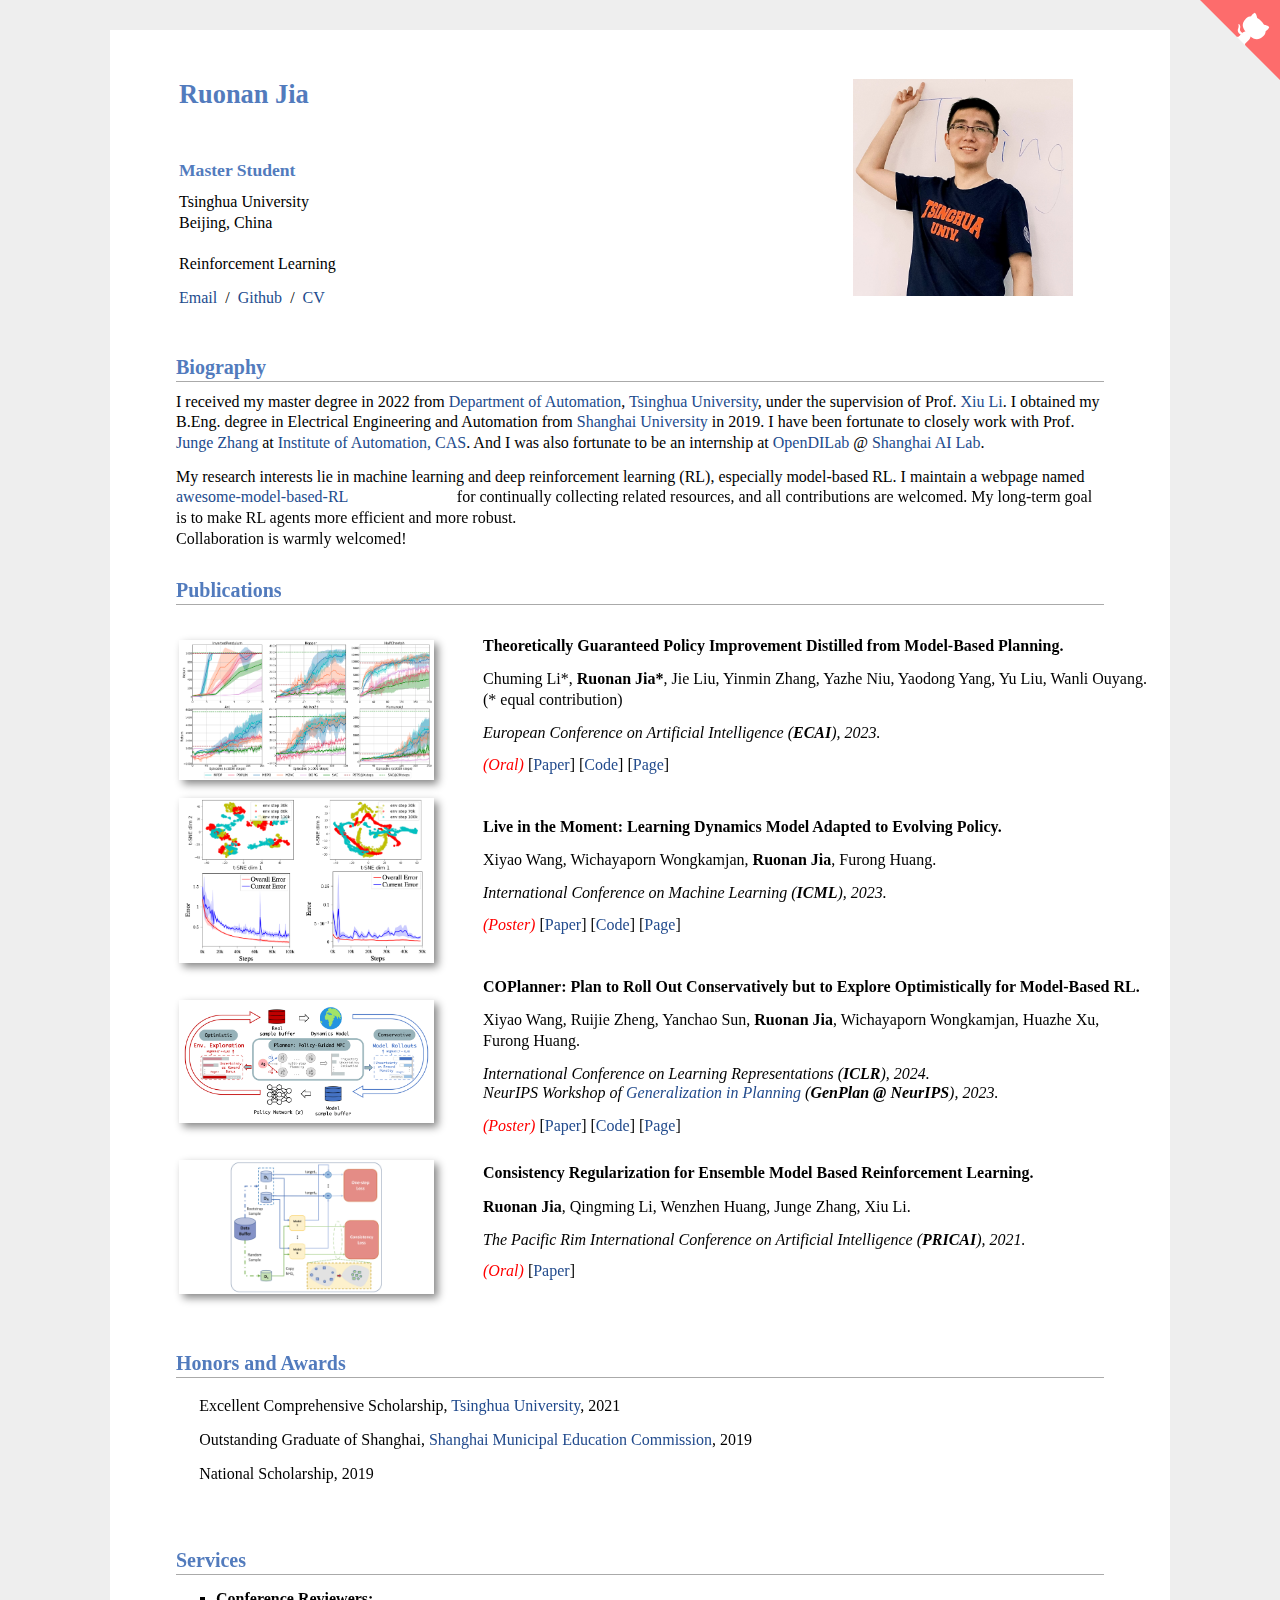
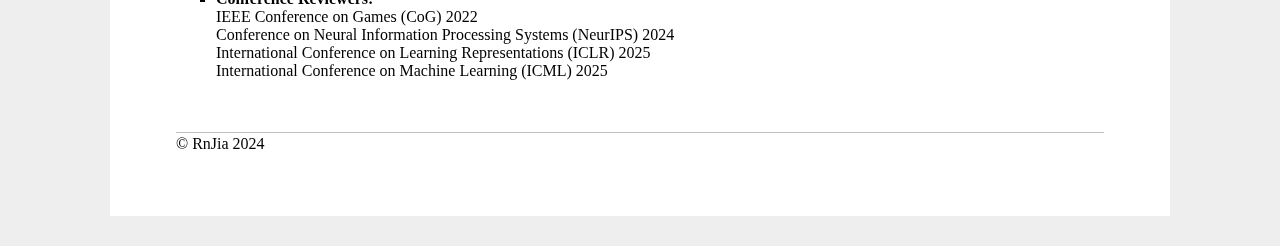
<file: index.html>
<!DOCTYPE html PUBLIC "-//W3C//DTD XHTML 1.1//EN"
  "http://www.w3.org/TR/xhtml11/DTD/xhtml11.dtd">
<html xmlns="http://www.w3.org/1999/xhtml" xml:lang="en">
<head>
<link rel="shortcut icon" href="myIcon.ico">
<meta http-equiv="Content-Type" content="text/html;charset=utf-8" />

<!-- <meta name="keywords" content="Ruonan Jia, THU, Tsinghua University">  -->
<meta name="description" content="RnJia">
<meta name="google-site-verification" content="yy_3iiS_X6pJdegdwitJMrH0LRLHXwpjrV9RKLXxKjg" />
<meta name="google-site-verification" content="yy_3iiS_X6pJdegdwitJMrH0LRLHXwpjrV9RKLXxKjg" />
<link rel="stylesheet" href="jemdoc.css" type="text/css">
<title>RnJia@THU</title>
</head>

<body>
<div id="layout-content" style="margin-top:25px">
 <a href="https://github.com/jiaruonan" class="github-corner"><svg width="80" height="80" viewBox="0 0 250 250" style="fill:#FD6C6C; color:#fff; position: absolute; top: 0; border: 0; right: 0;"><path d="M0,0 L115,115 L130,115 L142,142 L250,250 L250,0 Z"></path><path d="M128.3,109.0 C113.8,99.7 119.0,89.6 119.0,89.6 C122.0,82.7 120.5,78.6 120.5,78.6 C119.2,72.0 123.4,76.3 123.4,76.3 C127.3,80.9 125.5,87.3 125.5,87.3 C122.9,97.6 130.6,101.9 134.4,103.2" fill="currentColor" style="transform-origin: 130px 106px;" class="octo-arm"></path><path d="M115.0,115.0 C114.9,115.1 118.7,116.5 119.8,115.4 L133.7,101.6 C136.9,99.2 139.9,98.4 142.2,98.6 C133.8,88.0 127.5,74.4 143.8,58.0 C148.5,53.4 154.0,51.2 159.7,51.0 C160.3,49.4 163.2,43.6 171.4,40.1 C171.4,40.1 176.1,42.5 178.8,56.2 C183.1,58.6 187.2,61.8 190.9,65.4 C194.5,69.0 197.7,73.2 200.1,77.6 C213.8,80.2 216.3,84.9 216.3,84.9 C212.7,93.1 206.9,96.0 205.4,96.6 C205.1,102.4 203.0,107.8 198.3,112.5 C181.9,128.9 168.3,122.5 157.7,114.1 C157.9,116.9 156.7,120.9 152.7,124.9 L141.0,136.5 C139.8,137.7 141.6,141.9 141.8,141.8 Z" fill="currentColor" class="octo-body"></path></svg></a><style>.github-corner:hover .octo-arm{animation:octocat-wave 560ms ease-in-out}@keyframes octocat-wave{0%,100%{transform:rotate(0)}20%,60%{transform:rotate(-25deg)}40%,80%{transform:rotate(10deg)}}@media (max-width:500px){.github-corner:hover .octo-arm{animation:none}.github-corner .octo-arm{animation:octocat-wave 560ms ease-in-out}}</style>

<table>
	<tbody>
		<tr>
			<td width="670">
				<div id="toptitle">					
					<h1>Ruonan Jia </h1><h1>
				</h1></div>

				<h3>Master Student</h3>
				<p>
					Tsinghua University<br>
					Beijing, China<br>
					<br>
					Reinforcement Learning<br>
				</p>
				<p> <a href="mailto:jiaruonan.2019@tsinghua.org.cn">Email</a> &nbsp/&nbsp
                    <a href="https://github.com/jiaruonan">Github</a> &nbsp/&nbsp
                    <a href="./assets/files/CV_JiaRuonan.pdf">CV</a>
                    <!-- <a href="https://scholar.google.com/citations?user=???=en">Google Scholar</a> -->
				</p>
			</td>
			<td>
				<img src="assets/profile/jiaruonan.jpeg" border="0" width="220"><br>
				<p style="text-align:center; font-size: smaller;">
				</p>
			</td>
		</tr><tr>
	</tr></tbody>
</table>


<!-- About me -->
<h2>Biography</h2>
<p>I received my master degree in 2022 from <a
    href="https://www.au.tsinghua.edu.cn/">Department of Automation</a>, <a
    href="https://www.tsinghua.edu.cn/">Tsinghua University</a>, under the supervision of Prof. <a
    href="https://scholar.google.com/citations?user=Xrh1OIUAAAAJ&hl=zh-CN">Xiu Li</a>.
    I obtained my B.Eng. degree in Electrical Engineering and Automation from <a
    href="https://en.shu.edu.cn/">Shanghai University</a> in 2019.
  <!-- </p>
    
  <p> -->
    I have been fortunate to closely work with Prof. <a 
    href="https://scholar.google.com/citations?user=gbStvusAAAAJ&hl=en">Junge Zhang</a> at <a 
    href="http://english.ia.cas.cn/">Institute of Automation, CAS</a>.
    <!-- and <a href="https://scholar.google.com/citations?user=puVqfbwAAAAJ&hl=en">Xiyao Wang</a> at <a 
    href="https://www.umd.edu/">University of Maryland, College Park</a>.  -->
    And I was also fortunate to be an internship at <a 
    href="https://github.com/opendilab">OpenDILab</a> @ <a 
    href="https://www.shlab.org.cn/">Shanghai AI Lab</a>.
  </p>

  <p>My research interests lie in machine learning and deep reinforcement learning (RL), especially model-based RL. I maintain a webpage named <a href="https://github.com/opendilab/awesome-model-based-RL">awesome-model-based-RL</a> <iframe
      style="margin-left:3px; margin-bottom:-5px;"
      frameborder="0" scrolling="0" width="98px" height="20px"
      src="https://ghbtns.com/github-btn.html?user=opendilab&repo=awesome-model-based-RL&type=star&count=true" >
    </iframe> for continually collecting related resources, and all contributions are welcomed.
    My long-term goal is to make RL agents more efficient and more robust. <br/>
    Collaboration is warmly welcomed!
  </p>


<!-- Publications -->
<h2> Publications </h2>
<table id="tbPublications" width="105%"> <!-- adjust width -->
  <tbody>

  <tr>
    <td width="300">
    <img src="./assets/mpdp.png" width="255px" style="box-shadow: 4px 4px 8px #888">
    </td>				
    <td>
    <p><b>Theoretically Guaranteed Policy Improvement Distilled from Model-Based Planning.</b></p>
    <p>Chuming Li*, <b>Ruonan Jia*</b>, Jie Liu, Yinmin Zhang, Yazhe Niu, Yaodong Yang, Yu Liu, Wanli Ouyang. (* equal contribution)</p>
    <em>European Conference on Artificial Intelligence (<b>ECAI</b>), 2023. </em><br/>
    <!-- <em>IJCAI Workshop of <a href="https://prl-theworkshop.github.io/prl2023-ijcai/"> Bridging the Gap Between AI Planning and RL</a> (<b>PRL @ IJCAI</b>), 2023. </em>  -->
    <p><i><p style="color: red; display: inline;">(Oral)</p></i> [<a href="https://arxiv.org/pdf/2307.12933.pdf">Paper</a>] [<a href="https://github.com/opendilab/DI-engine">Code</a>] [<a href="https://jiaruonan.github.io/MPDP/index.html">Page</a>]</p>
    </td>
  </tr>
  <tr>&nbsp</tr>
      <tr>&nbsp</tr>
      <tr>&nbsp</tr>
  
  <tr>
    <td width="300">
    <img src="./assets/pdml.png" width="255px" style="box-shadow: 4px 4px 8px #888">
    </td>				
    <td>
    <p><b>Live in the Moment: Learning Dynamics Model Adapted to Evolving Policy.</b></p>
    <p>Xiyao Wang, Wichayaporn Wongkamjan, <b>Ruonan Jia</b>, Furong Huang.</p>
    <em>International Conference on Machine Learning (<b>ICML</b>), 2023. </em>
    <p><i><p style="color: red; display: inline;">(Poster)</p></i> [<a href="https://openreview.net/forum?id=unWBARk7v2">Paper</a>] [<a href="https://github.com/umd-huang-lab/PDML">Code</a>] [<a href="https://si0wang.github.io/PDML_html/index.html">Page</a>]</p>
    </td>
  </tr>
  <tr>&nbsp</tr>
      <tr>&nbsp</tr>
      <tr>&nbsp</tr>

  <tr>
    <td width="300">
    <img src="./assets/coplanner.png" width="255px" style="box-shadow: 4px 4px 8px #888">
    </td>				
    <td>
    <p><b>COPlanner: Plan to Roll Out Conservatively but to Explore Optimistically for Model-Based RL.</b></p>
    <p>Xiyao Wang, Ruijie Zheng, Yanchao Sun, <b>Ruonan Jia</b>, Wichayaporn Wongkamjan, Huazhe Xu, Furong Huang.</p>
    <em>International Conference on Learning Representations (<b>ICLR</b>), 2024.</em>  
    <!-- <em>CoRL Workshop of <a href="https://leap-workshop.github.io/"> Learning Effective Abstractions for Planning</a> (<b>LEAP @ CoRL</b>), 2023. </em> -->
    <p><em>NeurIPS Workshop of <a href=https://aair-lab.github.io/genplan23/"> Generalization in Planning</a> (<b>GenPlan @ NeurIPS</b>), 2023. </em></p>
    <p><i><p style="color: red; display: inline;">(Poster)</p></i> [<a href="https://arxiv.org/pdf/2310.07220.pdf">Paper</a>] [<a href="https://github.com/umd-huang-lab/COPlanner">Code</a>] [<a href="https://si0wang.github.io/projects/COPlanner/">Page</a>]</p>
    </td>
  </tr>
  <tr>&nbsp</tr>
      <tr>&nbsp</tr>
      <tr>&nbsp</tr>

  <tr>
    <td width="300">
    <img src="./assets/emc-ac.png" width="255px" style="box-shadow: 4px 4px 8px #888">
    </td>				
    <td>
    <p><b>Consistency Regularization for Ensemble Model Based Reinforcement Learning.</b></p>
    <p><b>Ruonan Jia</b>, Qingming Li, Wenzhen Huang, Junge Zhang, Xiu Li.</p>
    <em>The Pacific Rim International Conference on Artificial Intelligence (<b>PRICAI</b>), 2021. </em>
    <p><i><p style="color: red; display: inline;">(Oral)</p></i> [<a href="https://link.springer.com/chapter/10.1007/978-3-030-89370-5_1">Paper</a>]</p>
    </td>
  </tr>
  <tr>&nbsp</tr>
      <tr>&nbsp</tr>
      <tr>&nbsp</tr>

</tbody></table>


<!-- Honors and Awards -->
<table style="width: 100%; border: 0px; border-spacing: 0px; border-collapse: separate; margin-right: auto; margin-left: auto; margin-top: 30px;">
  <caption style="margin-bottom: -5px; text-align: left;"><h2 style="margin: 0;">Honors and Awards</h2></caption>
  <tr style="padding: 0px">
    <td style="padding: 2.5%; vertical-align: left">
      <p>Excellent Comprehensive Scholarship, <a href="https://www.tsinghua.edu.cn/en/">Tsinghua University</a>, 2021</p>
      <p>Outstanding Graduate of Shanghai, <a href="https://edu.sh.gov.cn/">Shanghai Municipal Education Commission</a>, 2019</p>
      <p>National Scholarship, 2019</p>
    </td>
  </tr>
</table>


<!-- Services -->
<h2>Services</h2>
<ul>
  <li>	
  <b>Conference Reviewers:</b><br>
  IEEE Conference on Games (CoG) 2022<br>
  Conference on Neural Information Processing Systems (NeurIPS) 2024<br>
  International Conference on Learning Representations (ICLR) 2025<br>
  International Conference on Machine Learning (ICML) 2025<br>
  </li>
</ul>


<!-- Map -->
<div id="footer"></div>
<script type='text/javascript' id='clustrmaps' src='//cdn.clustrmaps.com/map_v2.js?cl=b2b2b2&w=300&t=n&d=OZG3HH29_AmkAXPx-q9f2YnwyojgIBhDRomSSX7Fno0&co=ffffff&cmo=3acc3a&cmn=ff5353&ct=ffffff'></script>

<!-- copyright -->
<div><p>&copy; RnJia 2024</p></div>
<br>  <!-- blank line -->


</body>
</html>
</file>
<file: jemdoc.css>
/* Default css file for jemdoc. */

table#tlayout {
    border: none;
    border-collapse: separate;
    background: white;
}
/*
body {
	background: white;
	padding-bottom: 8px;
	margin: 0;
}
*/
html {
  background-color: #eeeeee; 
}

body { 
  font-family: Georgia, serif;
  color: #000;
  background-color: #ffffff; 
  text-align:left; /* for IE */
  margin-top: 30px; 
  margin-bottom: 30px;
  margin-left: auto;
  margin-right: auto;
  padding-left:  50px;
  padding-right: 50px;
  padding-top: 10px;
  padding-bottom: 30px;
  max-width: 960px;
}

#layout-menu {
	background: #f6f6f6;
	border: 1px solid #dddddd;
	padding-top: 0.5em;
	padding-left: 8px;
	padding-right: 8px;
	font-size: 1.0em;
	width: auto;
	white-space: nowrap;
    text-align: left;
    vertical-align: top;
}

#layout-menu td {
	background: #f4f4f4;
    vertical-align: top;
}

#layout-content {
	padding-top: 0.0em;
	padding-left: 1.0em;
	padding-right: 1.0em;
    border: none;
    background: white;
    text-align: left;
    vertical-align: top;
}

#layout-menu a {
	line-height: 1.5em;
	margin-left: 0.5em;
}

tt {
    background: #ffffdd;
}

pre, tt {
	font-size: 90%;
	font-family: monaco, monospace;
}

a, a > tt {
	color: #224b8d;
	text-decoration: none;
}

a:hover {
	border-bottom: 1px gray dotted;
}

#layout-menu a.current:link, #layout-menu a.current:visited {
	color: #022b6d;
	border-bottom: 1px gray solid;
}
#layout-menu a:link, #layout-menu a:visited, #layout-menu a:hover {
	color: #527bbd;
	text-decoration: none;
}
#layout-menu a:hover {
	text-decoration: none;
}

div.menu-category {
	border-bottom: 1px solid gray;
	margin-top: 0.8em;
	padding-top: 0.2em;
	padding-bottom: 0.1em;
	font-weight: bold;
}

div.menu-item {
	padding-left: 16px;
	text-indent: -16px;
}

div#toptitle {
	padding-bottom: 0.2em;
	margin-bottom: 1.5em;
	/*border-bottom: 3px double gray;*/
}

/* Reduce space if we begin the page with a title. */
div#toptitle + h2, div#toptitle + h3 {
	margin-top: 0em;
}

div#subtitle {
	margin-top: 0.0em;
	margin-bottom: 0.0em;
	padding-top: 0em;
	padding-bottom: 0.1em;
}

em {
	font-style: italic;
}

strong {
	font-weight: bold;
}


h1, h2, h3 {
	color: #527bbd;
	margin-top: 0.7em;
	margin-bottom: 0.5em;
	padding-bottom: 0.2em;
	line-height: 1.0;
	padding-top: 0.5em;
	border-bottom: 1px solid #aaaaaa;
}

h1 {
	font-size: 165%;
	padding-bottom: 0.3em;
}

h2 {
	padding-top: 0.8em;
	font-size: 125%;
}

h2 + h3 {
    padding-top: 0.2em;
}

h3 {
	font-size: 110%;
	border-bottom: none;
}

p {
	margin-top: 0.0em;
	margin-bottom: 0.8em;
	padding: 0;
	line-height: 1.3;
}

pre {
	padding: 0;
	margin: 0;
}

div#footer {
	font-size: small;
	border-top: 1px solid #c0c0c0;
	padding-top: 0.1em;
	margin-top: 4.0em;
	color: #c0c0c0;
}

div#footer a {
	color: #80a0b0;
}

div#footer-text {
	float: left;
	padding-bottom: 8px;
}

ul, ol, dl {
	margin-top: 0.2em;
	padding-top: 0;
	margin-bottom: 0.8em;
}

dt {
	margin-top: 0.5em;
	margin-bottom: 0;
}

dl {
	margin-left: 20px;
}

dd {
	color: #222222;
}

dd > *:first-child {
	margin-top: 0;
}

ul {
	list-style-position: outside;
	list-style-type: square;
}

p + ul, p + ol {
	margin-top: -0.5em;
}

li {
	margin-top:0.9em;
}

ol {
	list-style-position: outside;
	list-style-type: decimal;
}

li p, dd p {
	margin-bottom: 0.3em;
}


ol ol {
	list-style-type: lower-alpha;
}

ol ol ol {
	list-style-type: lower-roman;
}

p + div.codeblock {
	margin-top: -0.6em;
}

div.codeblock, div.infoblock {
	margin-right: 0%;
	margin-top: 1.2em;
	margin-bottom: 1.3em;
}

div.blocktitle {
	font-weight: bold;
	color: #cd7b62;
	margin-top: 1.2em;
	margin-bottom: 0.1em;
}

div.blockcontent {
	border: 1px solid silver;
	padding: 0.3em 0.5em;
}

div.infoblock > div.blockcontent {
	background: #ffffee;
}

div.blockcontent p + ul, div.blockcontent p + ol {
	margin-top: 0.4em;
}

div.infoblock p {
	margin-bottom: 0em;
}

div.infoblock li p, div.infoblock dd p {
	margin-bottom: 0.5em;
}

div.infoblock p + p {
	margin-top: 0.8em;
}

div.codeblock > div.blockcontent {
	background: #f6f6f6;
}

span.pycommand {
	color: #000070;
}

span.statement {
	color: #008800;
}
span.builtin {
	color: #000088;
}
span.special {
	color: #990000;
}
span.operator {
	color: #880000;
}
span.error {
	color: #aa0000;
}
span.comment, span.comment > *, span.string, span.string > * {
	color: #606060;
}

@media print {
	#layout-menu { display: none; }
}

#fwtitle {
	margin: 2px;
}

#fwtitle #toptitle {
	padding-left: 0.5em;
	margin-bottom: 0.5em;
}

#layout-content h1:first-child, #layout-content h2:first-child, #layout-content h3:first-child {
	margin-top: -0.7em;
}

div#toptitle h1, #layout-content div#toptitle h1 {
	margin-bottom: 0.0em;
	padding-bottom: 0.1em;
	padding-top: 0;
	margin-top: 0.5em;
	border-bottom: none;
}

img.eq {
	padding: 0;
	padding-left: 0.1em;
	padding-right: 0.1em;
	margin: 0;
}

img.eqwl {
	padding-left: 2em;
	padding-top: 0.6em;
	padding-bottom: 0.2em;
	margin: 0;
}

table + table {
    margin-top: 1em;
}

tr.heading {
    font-weight: bold;
    border-bottom: 2px solid black;
}

img {
    border: none;
}

table.imgtable, table.imgtable td {
    border: none;
    text-align: left;
}

name {
	/* font-size: 185%;
	padding-bottom: 0.3em; */
	font-family: 'Lato', Verdana, Helvetica, sans-serif;
	font-size: 32px;
}
</file>
